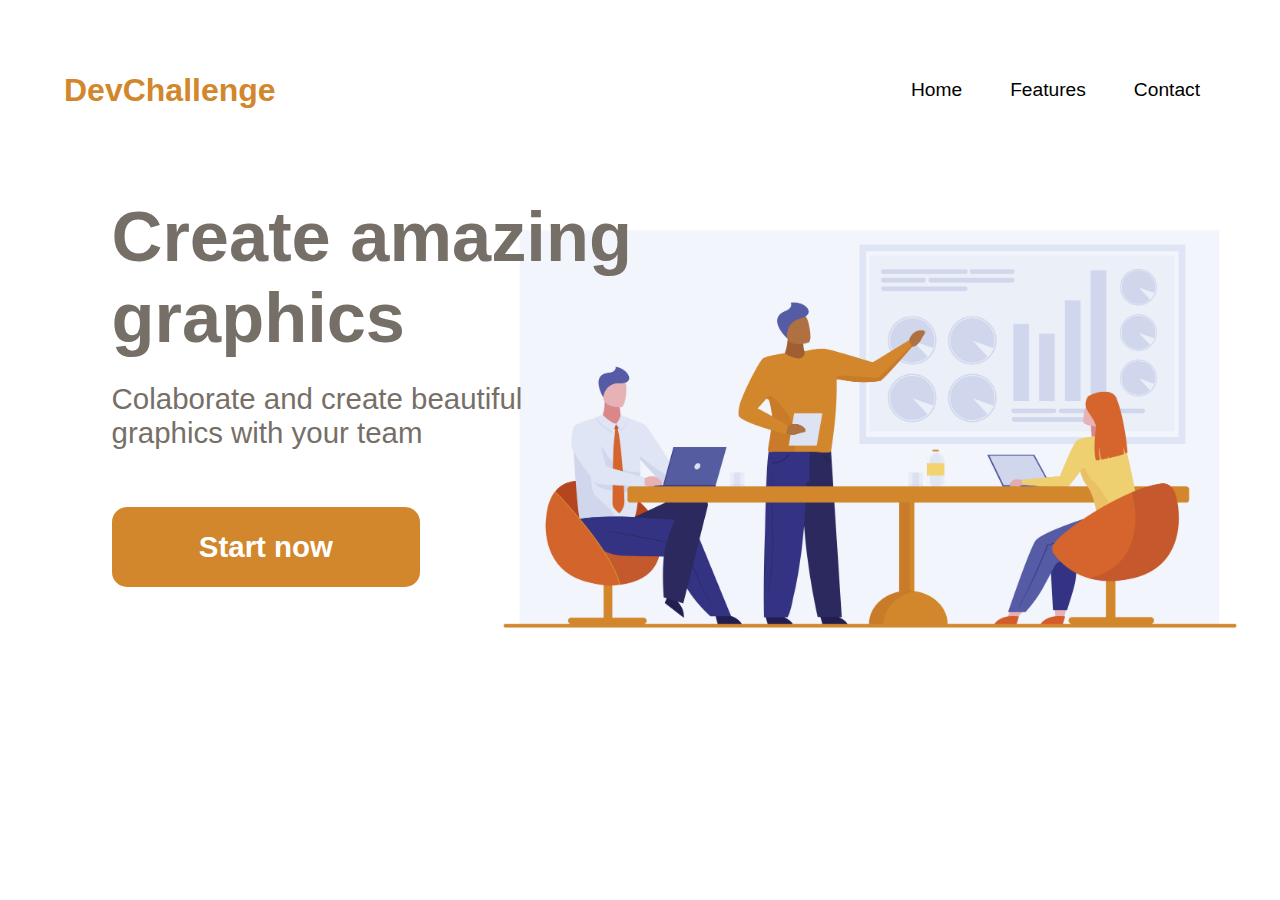
<file: AmazingGraph/index.html>
<!DOCTYPE html>
<html lang="pt-br">
<head>
    <meta charset="UTF-8">
    <meta http-equiv="X-UA-Compatible" content="IE=edge">
    <meta name="viewport" content="width=device-width, initial-scale=1.0">
    <title>Amazing Graph</title>
    <link rel="stylesheet" href="styles.css">
</head>
<body>
    <header class="header">
        <a href="#" class="logo">DevChallenge</a>
        <nav id="nav">
            <button id="menu-btn">
                <span class="span-1"></span>
                <span class="span-2"></span>
                <span class="span-3"></span>
            </button>
            <ul id="menu">
                <li><a href="#">Home</a></li>
                <li><a href="#">Features</a></li>
                <li><a href="#">Contact</a></li>
            </ul>
        </nav>
    </header>

    <section class="content">

        <div class="content-home">

            <div class="content-text">
                <img class="content-img" src="assets/team.jpg" alt="amazing graph">
                <h1>Create amazing<br>graphics</h1>
                <p class="p">Colaborate and create beautiful <br>graphics with your team</p>
                <button class="home-btn p">Start now</button>
            </div>
        </div>

    </section>

    <script src="script.js"></script>
</body>
</html>
</file>
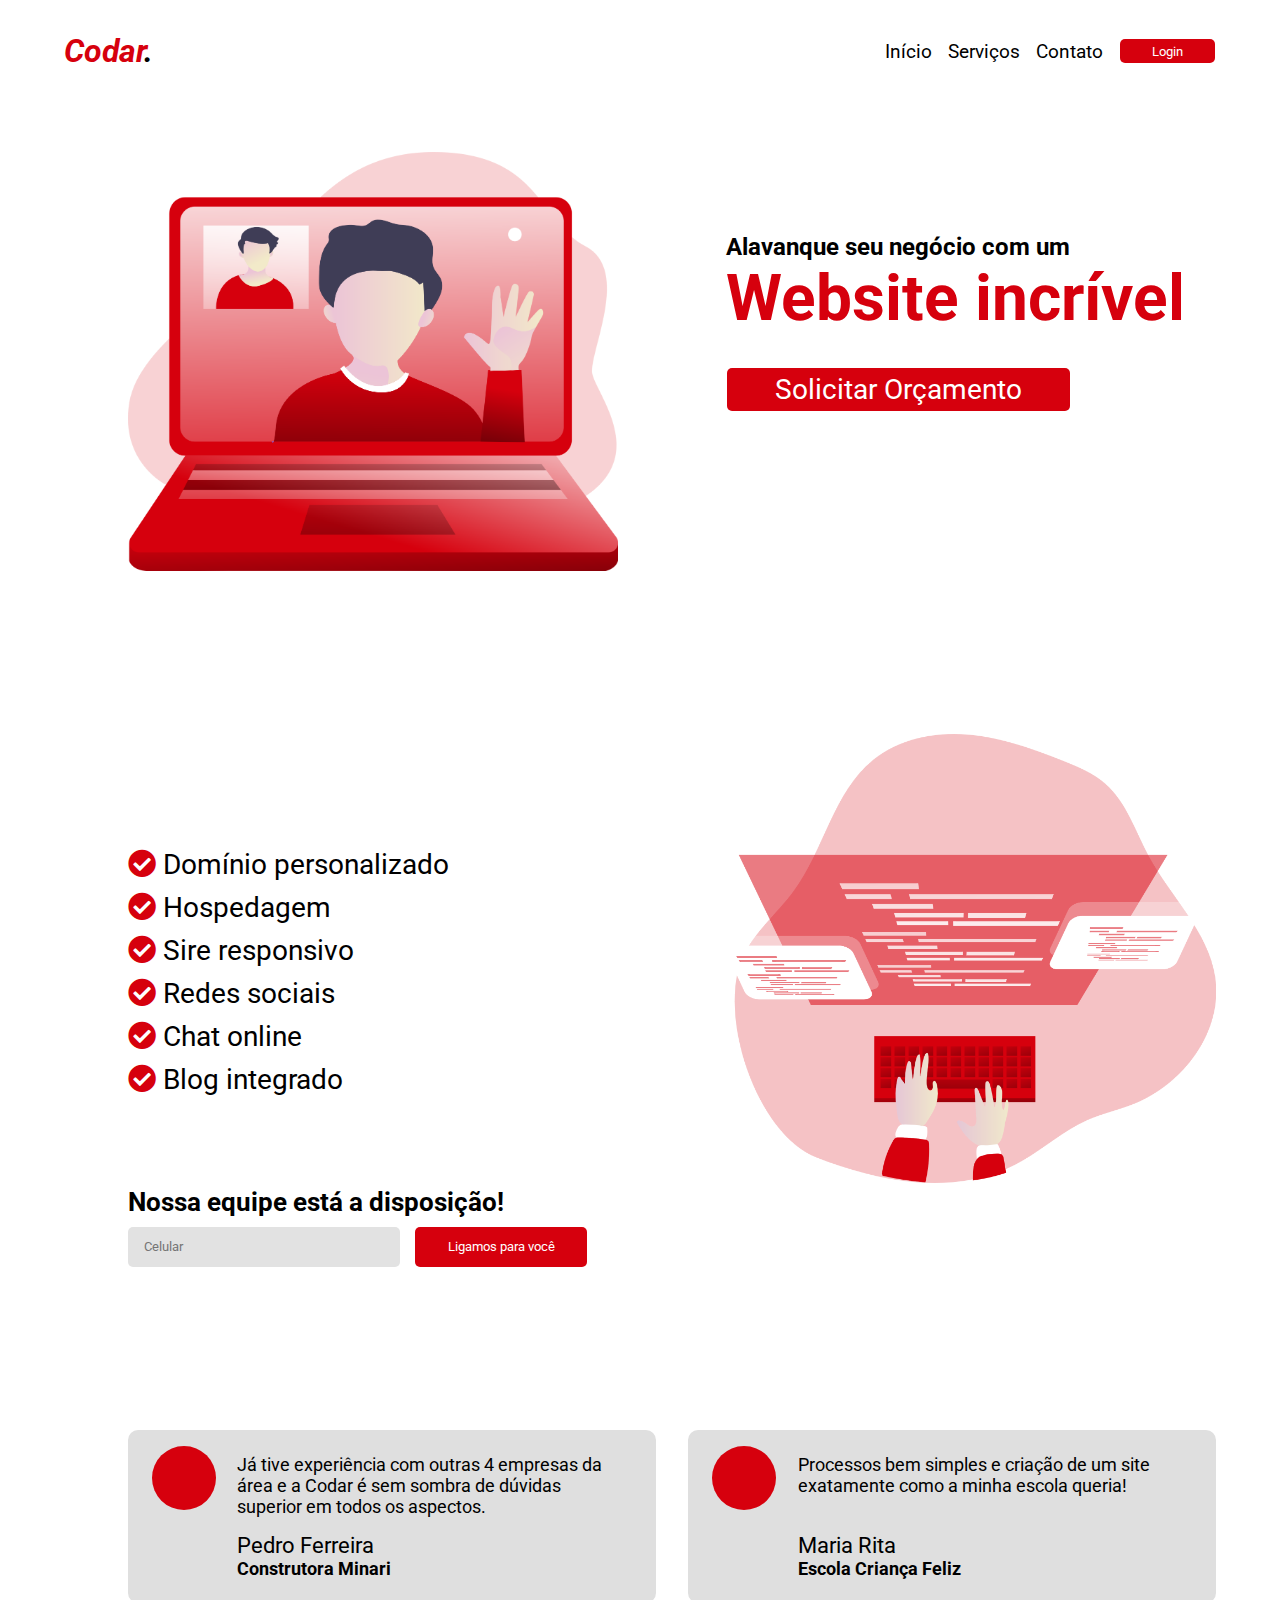
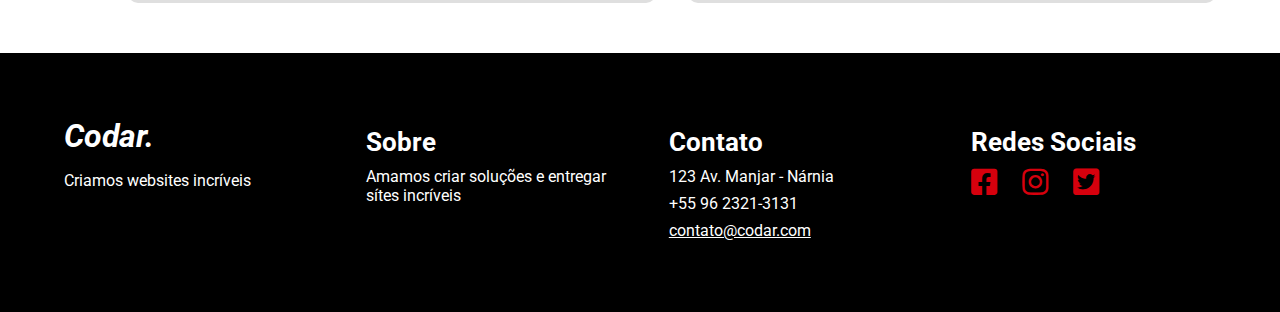
<file: codar/index.html>
<!DOCTYPE html>
<html lang="pt-br">
<head>
    <meta charset="UTF-8">
    <meta http-equiv="X-UA-Compatible" content="IE=edge">
    <meta name="viewport" content="width=device-width, initial-scale=1.0">
    <link rel="stylesheet" href="style.css">
    <title>Codar</title>

    <!--=========  Font Roboto (google fonts) ===========-->
    <link rel="preconnect" href="https://fonts.googleapis.com">
    <link rel="preconnect" href="https://fonts.gstatic.com" crossorigin>
    <link href="https://fonts.googleapis.com/css2?family=Roboto:ital,wght@0,400;0,500;0,700;1,400;1,700&display=swap" rel="stylesheet">

    <!-- ============ Link for font awesome =============-->
    <link rel="stylesheet" href="https://cdnjs.cloudflare.com/ajax/libs/font-awesome/5.11.2/css/all.css">

</head>
<body>
    <header class="header flex-space-between">
        <a class="logo" href="#">Codar <span>.</span></a>
        <nav class="menu">
            <ul class="flex-center">
                <li>
                    <a href="#">Início</a>
                </li>
                <li>
                    <a href="#">Serviços</a>
                </li>
                <li>
                    <a href="#">Contato</a>
                </li>
                <button class="button btn-login">Login</button>
            </ul>
        </nav>
    </header>

    <main class="home">

        <section class="content">
           
            <div class="box flex-center">
                <img class="img-1" src="assets/video_call.png" alt="Imagem representativa de video chamada">
            </div>

            <div class=" box c1-text ">
                <p>Alavanque seu negócio com um</p>
                <p>Website incrível</p>
                <button class="c1-btn button" >
                    Solicitar Orçamento
                </button>
            </div>

        </section>

        <section class="content">

            <div class="box c2-text">
                <ul>
                    <li>
                        <i class="fas fa-check-circle"></i>
                        Domínio personalizado
                    </li>
                    <li>
                        <i class="fas fa-check-circle"></i>
                        Hospedagem
                    </li>
                    <li>
                        <i class="fas fa-check-circle"></i>
                        Sire responsivo
                    </li>
                    <li>
                        <i class="fas fa-check-circle"></i>
                        Redes sociais
                    </li>
                    <li>
                        <i class="fas fa-check-circle"></i>
                        Chat online
                    </li>
                    <li>
                        <i class="fas fa-check-circle"></i>
                        Blog integrado
                    </li>
                </ul>
            </div>
            
            <div class="box">
                <img class="img-2" src="assets/coding_.png" alt="Imagem ilustrativa">
            </div>

        </section>

        <form class="form-tel">
            <fieldset>
                <legend>Nossa equipe está a disposição!</legend>
                <input  type="text"  placeholder="Celular" title="digite o seu número de celular.">
                <button class="button">Ligamos para você</button>
            </fieldset>
            
        </form>

        <section class="feedback">

            <div class="user">
               <div class="user-photo">
                    <div></div>
               </div>
               <div class="user-text">
                   <p>Já tive experiência com  outras 4 empresas da área e a Codar é sem sombra de dúvidas superior em todos os aspectos.</p>
                   <div class="user-information">
                       <p>Pedro Ferreira</p>
                       <p>Construtora Minari</p>
                   </div>
               </div>

            </div>

            <div class="user">
            <div class="user-photo">
                <div></div>
            </div>
            <div class="user-text">
                <p>Processos bem simples e criação de um site exatamente como a minha escola queria!</p>
                <div class="user-information">
                    <p>Maria Rita</p>
                    <p>Escola Criança Feliz</p>
                </div>
            </div>

            </div>

        </section>
    
    </main>

    <footer class="footer">

        <section>
            <p class="footer-logo">Codar.</p>
            <p>Criamos websites incríveis</p>
        </section>

        <section>
            <h1>Sobre</h1>
            <p>Amamos criar soluções e entregar sítes incríveis</p>
        </section>

        <section>
            <h1>Contato</h1>
            <ul>
                <li>123 Av. Manjar - Nárnia</li>
                <li>+55 96 2321-3131</li>
                <li>
                    <a href="#" style="text-decoration: underline;"> contato@codar.com
                    </a>
                </li>
            </ul>
        </section>

        <section>
            <h1>Redes Sociais</h1>
            <ul class="social">
                <li>
                    <a href="#">
                        <i class="fab fa-facebook-square"></i>
                    </a>
                </li>
                <li>
                    <a href="#">
                        <i class="fab fa-instagram"></i>
                    </a>
                </li>
                <li>
                    <a href="#">
                        <i class="fab fa-twitter-square"></i>
                    </a>
                </li>
            </ul>
        </section>

    </footer>
</body>
</html>
</file>
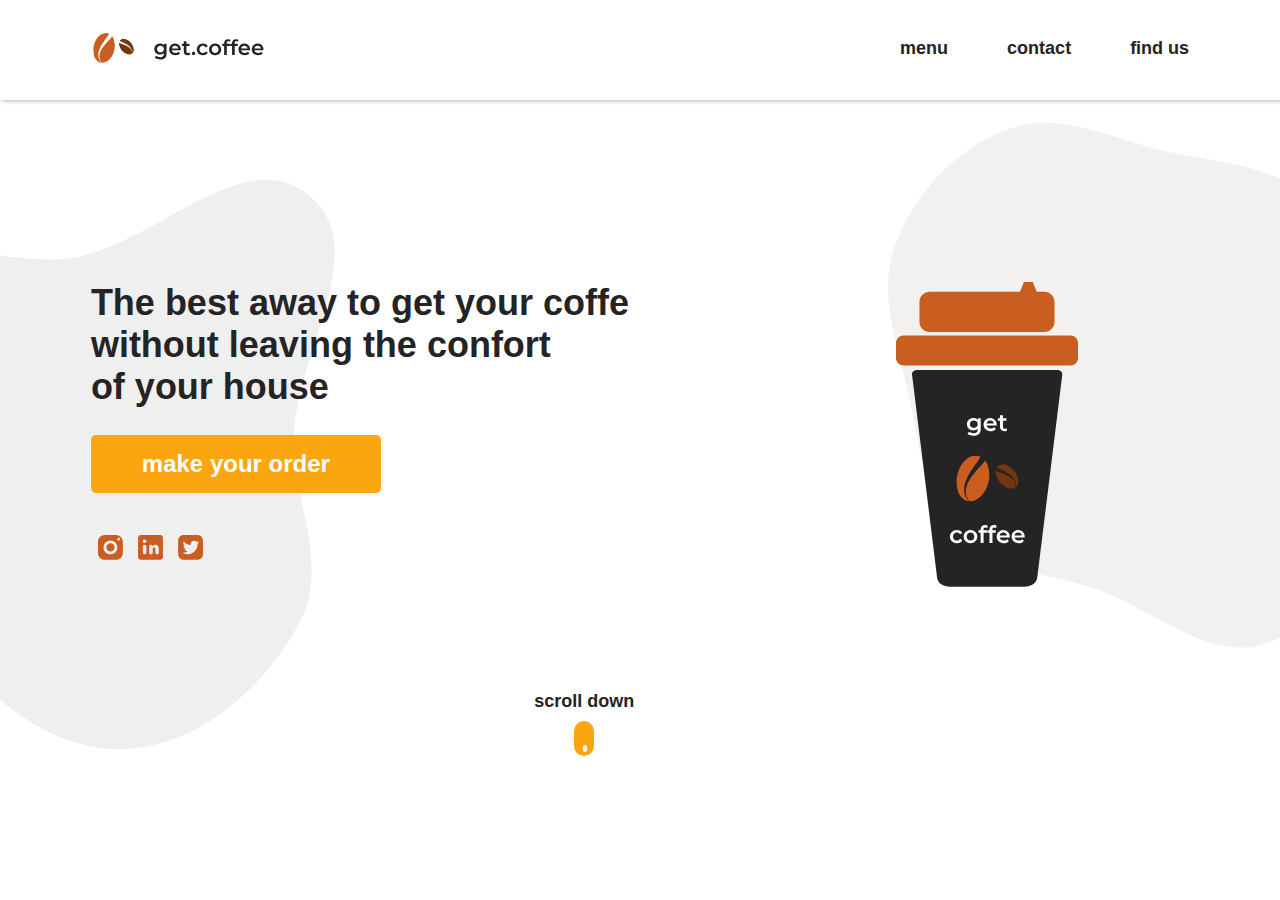
<file: getCoffe/index.html>
<!DOCTYPE html>
<html lang="pt-br">
<head>
    <meta charset="UTF-8">
    <meta http-equiv="X-UA-Compatible" content="IE=edge">
    <meta name="viewport" content="width=device-width, initial-scale=1.0">

    <!--Fonte Nunito / Google Fonts-->
    <link rel="preconnect" href="https://fonts.googleapis.com">
    <link rel="preconnect" href="https://fonts.gstatic.com" crossorigin>
    <link href="https://fonts.googleapis.com/css2?family=Nunito:wght@400;600;700&family=Spartan:wght@400;500;700&display=swap" rel="stylesheet">

    <link rel="stylesheet" href="style.css">
    <title>Get Coffe</title>
</head>
<body>
    <header>
        <a href="#">
            <img src="assets/logo.svg" alt="Logo">
        </a>
        <ul>
            <li>
                <a href="#">menu</a>
            </li>
            <li>
                <a href="#">contact</a>
            </li>
            <li>
                <a href="#">find us</a>
            </li>
        </ul>
    </header>

    <main>
        <section>
            <div class="container">
                <p>The best away to get your coffe <br> without leaving the confort <br> of your house</p>
                <button>
                    make your order
                </button>
                <div class="social-icons">
                    <svg width="24" height="24" viewBox="0 0 24 24" fill="none" xmlns="http://www.w3.org/2000/svg">
                        <path d="M6.62879 0C2.96837 0 0 2.96837 0 6.62879V17.2348C0 20.8953 2.96837 23.8636 6.62879 23.8636H17.2348C20.8953 23.8636 23.8636 20.8953 23.8636 17.2348V6.62879C23.8636 2.96837 20.8953 0 17.2348 0H6.62879ZM19.8864 2.65152C20.6182 2.65152 21.2121 3.24545 21.2121 3.97727C21.2121 4.70909 20.6182 5.30303 19.8864 5.30303C19.1545 5.30303 18.5606 4.70909 18.5606 3.97727C18.5606 3.24545 19.1545 2.65152 19.8864 2.65152ZM11.9318 5.30303C15.5922 5.30303 18.5606 8.2714 18.5606 11.9318C18.5606 15.5922 15.5922 18.5606 11.9318 18.5606C8.2714 18.5606 5.30303 15.5922 5.30303 11.9318C5.30303 8.2714 8.2714 5.30303 11.9318 5.30303ZM11.9318 7.95455C10.877 7.95455 9.86534 8.37358 9.11946 9.11946C8.37358 9.86534 7.95455 10.877 7.95455 11.9318C7.95455 12.9867 8.37358 13.9983 9.11946 14.7442C9.86534 15.4901 10.877 15.9091 11.9318 15.9091C12.9867 15.9091 13.9983 15.4901 14.7442 14.7442C15.4901 13.9983 15.9091 12.9867 15.9091 11.9318C15.9091 10.877 15.4901 9.86534 14.7442 9.11946C13.9983 8.37358 12.9867 7.95455 11.9318 7.95455Z" fill="#C95E20"/>
                    </svg>
            
                    <svg width="24" height="24" viewBox="0 0 24 24" fill="none" xmlns="http://www.w3.org/2000/svg">
                        <path d="M21.2802 0H2.71963C1.25467 0 0.0681152 1.18655 0.0681152 2.65152V21.2121C0.0681152 22.6771 1.25467 23.8636 2.71963 23.8636H21.2802C22.7452 23.8636 23.9318 22.6771 23.9318 21.2121V2.65152C23.9318 1.18655 22.7452 0 21.2802 0ZM6.34955 18.5606C5.4255 18.5606 4.67645 17.8116 4.67645 16.8875V10.9521C4.67777 10.0294 5.42683 9.2803 6.34955 9.2803C7.27361 9.2803 8.02266 10.0294 8.02266 10.9534V16.8888C8.02266 17.8116 7.27361 18.5606 6.34955 18.5606ZM6.29122 7.57936C5.26906 7.57936 4.5863 6.89792 4.5863 5.98845C4.5863 5.07898 5.26774 4.39754 6.40391 4.39754C7.42607 4.39754 8.10883 5.07898 8.10883 5.98845C8.10883 6.89792 7.42739 7.57936 6.29122 7.57936ZM18.3357 18.5606C17.4422 18.5606 16.717 17.8354 16.717 16.9419V13.4883C16.717 12.0856 15.8539 11.9318 15.5304 11.9318C15.2069 11.9318 14.1278 11.9782 14.1278 13.4883V16.9419C14.1278 17.8354 13.4026 18.5606 12.509 18.5606H12.4016C11.5081 18.5606 10.7829 17.8354 10.7829 16.9419V10.9534C10.7829 10.0294 11.5319 9.2803 12.456 9.2803C13.38 9.2803 14.1291 10.0294 14.1291 10.9534C14.1291 10.9534 14.503 9.2803 17.0431 9.2803C18.6592 9.2803 19.9545 10.5756 19.9545 13.4883V16.9419C19.9545 17.8354 19.2293 18.5606 18.3357 18.5606Z" fill="#C95E20"/>
                    </svg>
            
                    <svg width="24" height="24" viewBox="0 0 24 24" fill="none" xmlns="http://www.w3.org/2000/svg">
                        <path d="M18.6971 0H5.4395C2.51091 0 0.136475 2.37443 0.136475 5.30303V18.5606C0.136475 21.4892 2.51091 23.8636 5.4395 23.8636H18.6971C21.6257 23.8636 24.0001 21.4892 24.0001 18.5606V5.30303C24.0001 2.37443 21.6257 0 18.6971 0ZM18.7634 8.63598C18.7634 8.75 18.7634 8.86269 18.7634 9.09072C18.7634 13.4087 15.4675 18.4095 9.44462 18.4095C7.627 18.4095 5.92208 17.8407 4.44519 16.9326C4.67189 16.9326 5.01394 16.9326 5.24064 16.9326C6.71753 16.9326 8.19575 16.3638 9.33193 15.5684C7.85503 15.5684 6.71886 14.5462 6.26413 13.296C6.49083 13.296 6.71886 13.41 6.83288 13.41C7.17359 13.41 7.40163 13.41 7.74235 13.296C6.26545 12.9553 5.12928 11.7051 5.12928 10.1142C5.58401 10.3409 6.03875 10.4549 6.60617 10.5689C5.6967 9.77348 5.12928 8.86402 5.12928 7.72784C5.12928 7.15909 5.24329 6.59167 5.58401 6.13693C7.17492 8.06856 9.56129 9.43276 12.2884 9.54545C12.2884 9.31875 12.1744 9.09072 12.1744 8.75C12.1744 6.93239 13.6512 5.45417 15.4702 5.45417C16.3797 5.45417 17.2878 5.79489 17.8565 6.47633C18.652 6.36231 19.3334 6.02159 19.9022 5.68087C19.6755 6.47633 19.1067 7.04508 18.4253 7.49848C19.1067 7.38447 19.6755 7.27178 20.3569 6.92973C19.8995 7.61383 19.3321 8.18125 18.7634 8.63598Z" fill="#C95E20"/>
                    </svg>
            
                </div>
            </div>
            <div class="copo">
                <svg width="182" height="305" viewBox="0 0 182 305" fill="none" xmlns="http://www.w3.org/2000/svg">
                    <path fill-rule="evenodd" clip-rule="evenodd" d="M141.177 296.082L166.294 92.5229C166.37 91.8884 166.294 91.311 166.071 90.7998C165.85 90.3066 165.452 89.8164 164.875 89.3382C164.316 88.8781 163.712 88.5383 163.069 88.3158C162.44 88.1173 161.694 88 160.84 88H21.4845C20.6297 88 19.8837 88.1173 19.2524 88.3158C18.6121 88.5383 18.002 88.8781 17.4522 89.3382C16.8723 89.8164 16.4767 90.3096 16.2531 90.7998C16.0296 91.299 15.9511 91.8884 16.0296 92.5229L41.1473 296.082C41.4523 298.575 42.9927 300.77 45.2731 302.337C47.5535 303.907 50.5981 304.848 53.9417 304.848H128.376C131.723 304.848 134.767 303.907 137.039 302.337C139.328 300.767 140.869 298.575 141.177 296.082Z" fill="#242424"/>
                    <path fill-rule="evenodd" clip-rule="evenodd" d="M7.53891 53.5895H174.47C178.611 53.5895 182 56.9697 182 61.0926V76.1109C182 80.2309 178.611 83.608 174.47 83.608H7.53891C3.3919 83.608 0 80.2309 0 76.1109V61.0926C0 56.9667 3.3919 53.5895 7.53891 53.5895Z" fill="#C95E20"/>
                    <path fill-rule="evenodd" clip-rule="evenodd" d="M148.449 9.79768H140.69L136.8 0H127.965L123.96 9.79768H33.5535C28.0021 9.79768 23.4624 14.3206 23.4624 19.845V39.9455C23.4624 45.4669 27.999 49.9928 33.5535 49.9928H148.449C154.004 49.9928 158.535 45.4699 158.535 39.9455V19.845C158.535 14.3206 154.004 9.79768 148.449 9.79768Z" fill="#C95E20"/>
                    <g clip-path="url(#clip0)">
                    <path fill-rule="evenodd" clip-rule="evenodd" d="M69.2763 218.249C70.407 218.803 71.5859 219.136 72.7727 219.29C71.9522 218.351 71.1813 217.304 70.4138 216.078C68.8032 213.182 68.227 210.84 68.1033 207.758C68.1322 201.877 70.0443 197.46 72.635 192.672C75.1035 188.338 77.7964 184.599 80.7583 180.646C81.6406 179.286 82.7038 177.942 83.6145 176.572C83.8604 176.202 84.039 175.776 84.2482 175.389C84.363 175.085 84.3226 175.176 84.4299 175.514C84.6032 175.576 84.3809 175.15 84 174.482C76.0592 171.124 66.4749 177.688 62.3524 189.43C58.135 201.454 61.2351 214.349 69.2763 218.249ZM73.4264 219.347C72.5757 218.285 71.8487 217.122 71.1737 215.732C69.9186 212.942 69.5825 210.784 69.7661 207.976C70.4707 202.605 72.7488 198.746 75.6605 194.589C78.6791 190.922 81.4942 187.036 84.9429 183.755C86.1323 182.379 87.3323 180.996 88.4259 179.538C88.5141 179.393 88.8193 178.902 89.0766 178.448C93.5992 184.189 94.7794 194.137 91.481 203.541C87.9602 213.557 80.4767 219.798 73.4264 219.347Z" fill="#C95E20"/>
                    </g>
                    <g clip-path="url(#clip1)">
                    <path fill-rule="evenodd" clip-rule="evenodd" d="M121.117 203.76C120.732 204.378 120.257 204.894 119.724 205.319C119.844 204.588 119.908 203.814 119.916 202.948C119.839 200.96 119.422 199.563 118.564 197.907C116.798 194.825 114.551 193.056 111.863 191.29C109.369 189.726 106.944 188.54 104.324 187.32C103.489 186.86 102.571 186.462 101.719 186.005C101.489 185.882 101.275 185.71 101.058 185.567C100.911 185.44 100.958 185.476 101.007 185.685C100.941 185.768 100.922 185.48 100.908 185.018C103.776 180.956 110.4 181.633 115.906 186.611C121.542 191.71 123.873 199.384 121.117 203.76ZM119.423 205.538C119.521 204.734 119.528 203.912 119.443 202.986C119.224 201.157 118.745 199.925 117.819 198.503C115.876 195.884 113.617 194.515 110.96 193.173C108.397 192.119 105.869 190.891 103.211 190.165C102.222 189.785 101.226 189.406 100.259 188.956C100.172 188.905 99.8778 188.736 99.6171 188.571C99.124 192.897 101.512 198.466 105.92 202.454C110.619 206.7 116.123 207.814 119.423 205.538Z" fill="#733612"/>
                    </g>
                    <path d="M84.688 136.184V147.056C84.688 151.568 82.384 153.824 77.776 153.824C76.544 153.824 75.376 153.664 74.272 153.344C73.168 153.04 72.256 152.592 71.536 152L72.88 149.744C73.44 150.208 74.144 150.576 74.992 150.848C75.856 151.136 76.728 151.28 77.608 151.28C79.016 151.28 80.048 150.96 80.704 150.32C81.36 149.68 81.688 148.704 81.688 147.392V146.72C81.176 147.28 80.552 147.704 79.816 147.992C79.08 148.28 78.272 148.424 77.392 148.424C76.176 148.424 75.072 148.168 74.08 147.656C73.104 147.128 72.328 146.392 71.752 145.448C71.192 144.504 70.912 143.424 70.912 142.208C70.912 140.992 71.192 139.92 71.752 138.992C72.328 138.048 73.104 137.32 74.08 136.808C75.072 136.296 76.176 136.04 77.392 136.04C78.32 136.04 79.16 136.192 79.912 136.496C80.68 136.8 81.32 137.264 81.832 137.888V136.184H84.688ZM77.848 145.88C78.984 145.88 79.912 145.544 80.632 144.872C81.368 144.184 81.736 143.296 81.736 142.208C81.736 141.136 81.368 140.264 80.632 139.592C79.912 138.92 78.984 138.584 77.848 138.584C76.696 138.584 75.752 138.92 75.016 139.592C74.296 140.264 73.936 141.136 73.936 142.208C73.936 143.296 74.296 144.184 75.016 144.872C75.752 145.544 76.696 145.88 77.848 145.88ZM100.68 142.664C100.68 142.872 100.664 143.168 100.632 143.552H90.5761C90.7521 144.496 91.2081 145.248 91.9441 145.808C92.6961 146.352 93.6241 146.624 94.7281 146.624C96.1361 146.624 97.2961 146.16 98.2081 145.232L99.8161 147.08C99.2401 147.768 98.5121 148.288 97.6321 148.64C96.7521 148.992 95.7601 149.168 94.6561 149.168C93.2481 149.168 92.0081 148.888 90.9361 148.328C89.8641 147.768 89.0321 146.992 88.4401 146C87.8641 144.992 87.5761 143.856 87.5761 142.592C87.5761 141.344 87.8561 140.224 88.4161 139.232C88.9921 138.224 89.7841 137.44 90.7921 136.88C91.8001 136.32 92.9361 136.04 94.2001 136.04C95.4481 136.04 96.5601 136.32 97.5361 136.88C98.5281 137.424 99.2961 138.2 99.8401 139.208C100.4 140.2 100.68 141.352 100.68 142.664ZM94.2001 138.44C93.2401 138.44 92.4241 138.728 91.7521 139.304C91.0961 139.864 90.6961 140.616 90.5521 141.56H97.8241C97.6961 140.632 97.3041 139.88 96.6481 139.304C95.9921 138.728 95.1761 138.44 94.2001 138.44ZM111.266 148.304C110.914 148.592 110.482 148.808 109.97 148.952C109.474 149.096 108.946 149.168 108.386 149.168C106.978 149.168 105.89 148.8 105.122 148.064C104.354 147.328 103.97 146.256 103.97 144.848V138.68H101.858V136.28H103.97V133.352H106.97V136.28H110.402V138.68H106.97V144.776C106.97 145.4 107.122 145.88 107.426 146.216C107.73 146.536 108.17 146.696 108.746 146.696C109.418 146.696 109.978 146.52 110.426 146.168L111.266 148.304Z" fill="white"/>
                    <path d="M60.848 261.168C59.52 261.168 58.328 260.888 57.272 260.328C56.216 259.768 55.392 258.992 54.8 258C54.208 256.992 53.912 255.856 53.912 254.592C53.912 253.328 54.208 252.2 54.8 251.208C55.392 250.216 56.208 249.44 57.248 248.88C58.304 248.32 59.504 248.04 60.848 248.04C62.112 248.04 63.216 248.296 64.16 248.808C65.12 249.32 65.84 250.056 66.32 251.016L64.016 252.36C63.648 251.768 63.184 251.328 62.624 251.04C62.08 250.736 61.48 250.584 60.824 250.584C59.704 250.584 58.776 250.952 58.04 251.688C57.304 252.408 56.936 253.376 56.936 254.592C56.936 255.808 57.296 256.784 58.016 257.52C58.752 258.24 59.688 258.6 60.824 258.6C61.48 258.6 62.08 258.456 62.624 258.168C63.184 257.864 63.648 257.416 64.016 256.824L66.32 258.168C65.824 259.128 65.096 259.872 64.136 260.4C63.192 260.912 62.096 261.168 60.848 261.168ZM74.4858 261.168C73.1898 261.168 72.0218 260.888 70.9818 260.328C69.9418 259.768 69.1258 258.992 68.5338 258C67.9578 256.992 67.6698 255.856 67.6698 254.592C67.6698 253.328 67.9578 252.2 68.5338 251.208C69.1258 250.216 69.9418 249.44 70.9818 248.88C72.0218 248.32 73.1898 248.04 74.4858 248.04C75.7978 248.04 76.9738 248.32 78.0138 248.88C79.0538 249.44 79.8618 250.216 80.4378 251.208C81.0298 252.2 81.3258 253.328 81.3258 254.592C81.3258 255.856 81.0298 256.992 80.4378 258C79.8618 258.992 79.0538 259.768 78.0138 260.328C76.9738 260.888 75.7978 261.168 74.4858 261.168ZM74.4858 258.6C75.5898 258.6 76.5018 258.232 77.2218 257.496C77.9418 256.76 78.3018 255.792 78.3018 254.592C78.3018 253.392 77.9418 252.424 77.2218 251.688C76.5018 250.952 75.5898 250.584 74.4858 250.584C73.3818 250.584 72.4698 250.952 71.7498 251.688C71.0458 252.424 70.6938 253.392 70.6938 254.592C70.6938 255.792 71.0458 256.76 71.7498 257.496C72.4698 258.232 73.3818 258.6 74.4858 258.6ZM89.4026 245.448C88.1386 245.448 87.5066 246.136 87.5066 247.512V248.28H91.0346V250.68H87.6026V261H84.6026V250.68H82.4906V248.28H84.6026V247.464C84.6026 246.088 85.0026 245.008 85.8026 244.224C86.6026 243.424 87.7306 243.024 89.1866 243.024C90.3386 243.024 91.2426 243.256 91.8986 243.72L91.0586 245.976C90.5466 245.624 89.9946 245.448 89.4026 245.448ZM98.2619 245.448C96.9979 245.448 96.3659 246.136 96.3659 247.512V248.28H99.8939V250.68H96.4619V261H93.4619V250.68H91.3499V248.28H93.4619V247.464C93.4619 246.088 93.8619 245.008 94.6619 244.224C95.4619 243.424 96.5899 243.024 98.0459 243.024C99.1979 243.024 100.102 243.256 100.758 243.72L99.9179 245.976C99.4059 245.624 98.8539 245.448 98.2619 245.448ZM113.774 254.664C113.774 254.872 113.758 255.168 113.726 255.552H103.67C103.846 256.496 104.302 257.248 105.038 257.808C105.79 258.352 106.718 258.624 107.822 258.624C109.23 258.624 110.39 258.16 111.302 257.232L112.91 259.08C112.334 259.768 111.606 260.288 110.726 260.64C109.846 260.992 108.854 261.168 107.75 261.168C106.342 261.168 105.102 260.888 104.03 260.328C102.958 259.768 102.126 258.992 101.534 258C100.958 256.992 100.67 255.856 100.67 254.592C100.67 253.344 100.95 252.224 101.51 251.232C102.086 250.224 102.878 249.44 103.886 248.88C104.894 248.32 106.03 248.04 107.294 248.04C108.542 248.04 109.654 248.32 110.63 248.88C111.622 249.424 112.39 250.2 112.934 251.208C113.494 252.2 113.774 253.352 113.774 254.664ZM107.294 250.44C106.334 250.44 105.518 250.728 104.846 251.304C104.19 251.864 103.79 252.616 103.646 253.56H110.918C110.79 252.632 110.398 251.88 109.742 251.304C109.086 250.728 108.27 250.44 107.294 250.44ZM128.704 254.664C128.704 254.872 128.688 255.168 128.656 255.552H118.6C118.776 256.496 119.232 257.248 119.968 257.808C120.72 258.352 121.648 258.624 122.752 258.624C124.16 258.624 125.32 258.16 126.232 257.232L127.84 259.08C127.264 259.768 126.536 260.288 125.656 260.64C124.776 260.992 123.784 261.168 122.68 261.168C121.272 261.168 120.032 260.888 118.96 260.328C117.888 259.768 117.056 258.992 116.464 258C115.888 256.992 115.6 255.856 115.6 254.592C115.6 253.344 115.88 252.224 116.44 251.232C117.016 250.224 117.808 249.44 118.816 248.88C119.824 248.32 120.96 248.04 122.224 248.04C123.472 248.04 124.584 248.32 125.56 248.88C126.552 249.424 127.32 250.2 127.864 251.208C128.424 252.2 128.704 253.352 128.704 254.664ZM122.224 250.44C121.264 250.44 120.448 250.728 119.776 251.304C119.12 251.864 118.72 252.616 118.576 253.56H125.848C125.72 252.632 125.328 251.88 124.672 251.304C124.016 250.728 123.2 250.44 122.224 250.44Z" fill="white"/>
                    <defs>
                    <clipPath id="clip0">
                    <rect width="34.1551" height="44.8265" fill="white" transform="translate(57 176.554) rotate(-7.66204)"/>
                    </clipPath>
                    <clipPath id="clip1">
                    <rect width="19.3188" height="27.1184" fill="white" transform="matrix(-0.92372 0.383067 0.380616 0.924733 114.678 178.296)"/>
                    </clipPath>
                    </defs>
                    </svg>
            
            </div>
        </section>
        
         <div class="scroll-down">
            scroll down
            <svg width="20" height="35" viewBox="0 0 20 35" fill="none" xmlns="http://www.w3.org/2000/svg">
                <rect width="20" height="35" rx="10" fill="#FCA60F"/>
                <path d="M9 26C9 24.8954 9.89543 24 11 24C12.1046 24 13 24.8954 13 26V29C13 30.1046 12.1046 31 11 31C9.89543 31 9 30.1046 9 29V26Z" fill="white"/>
            </svg>        
        </div>
    </main>
</body>
</html>
</file>
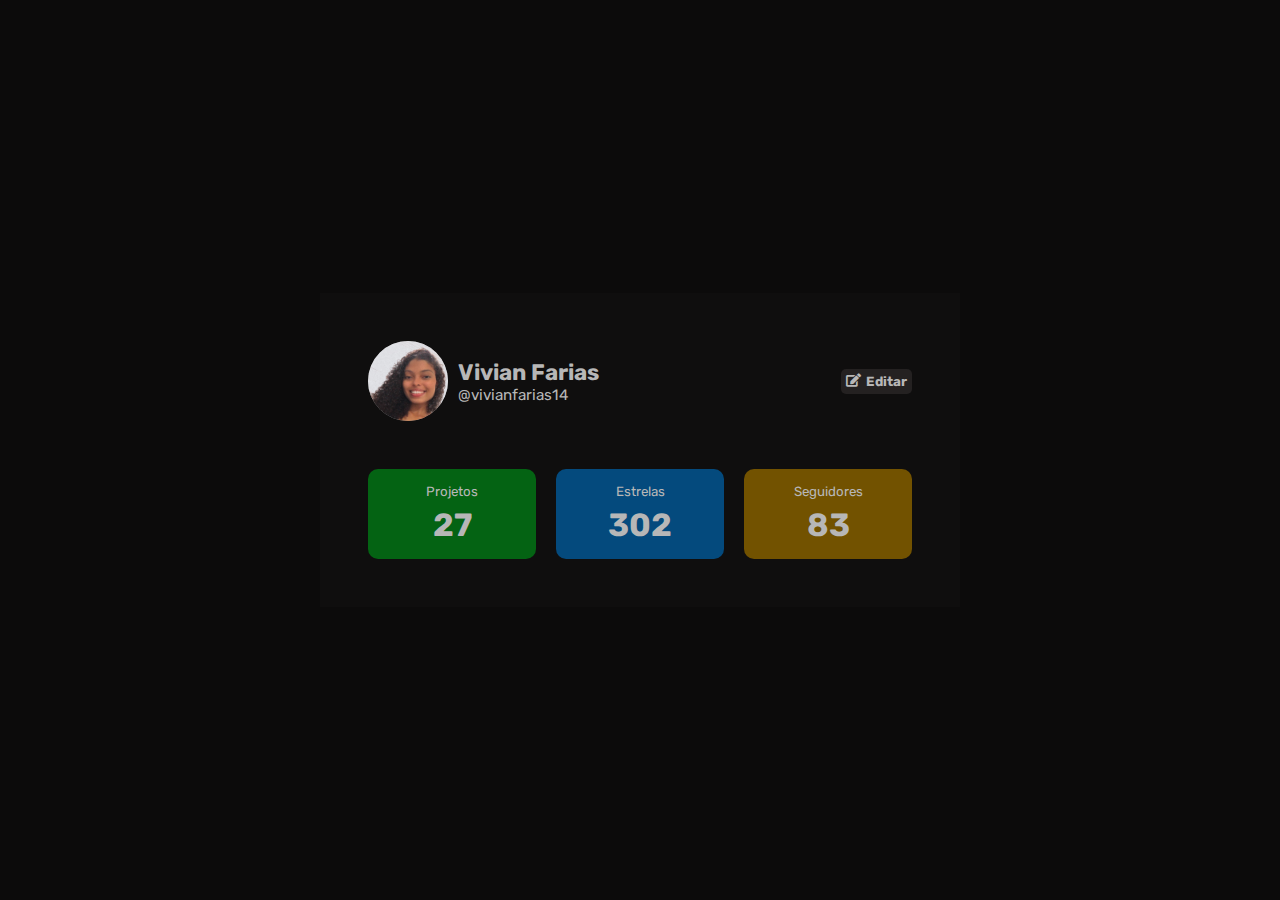
<file: profileComponent/index.html>
<!DOCTYPE html>
<html lang="pt-br">
<head>
    <meta charset="UTF-8">
    <meta http-equiv="X-UA-Compatible" content="IE=edge">
    <meta name="viewport" content="width=device-width, initial-scale=1.0">
    <link rel="stylesheet" href="style.css">
    <link rel="preconnect" href="https://fonts.googleapis.com">
    <link rel="preconnect" href="https://fonts.gstatic.com" crossorigin>
    <link href="https://fonts.googleapis.com/css2?family=Rubik:wght@400;700&display=swap" rel="stylesheet">
    <link rel="stylesheet" href="https://cdnjs.cloudflare.com/ajax/libs/font-awesome/5.11.2/css/all.css">
    <title> Your profile</title>
</head>
<body>
    <main class="content flex-center">

        <section class="profile">

            <div class="profile-superior flex-center">

                <div class="user flex-center">

                    <div class="user-photo">
                        <a href="#"> 
                            <img src="user-vivian.jpg" alt="Foto de perfil.">
                        </a>
                    </div>
                    <div class="user-information">
                        <a class="user-name" href="#">Vivian Farias</a>
                        <a class="user-social" href="#">@vivianfarias14</a>
                    </div>

                </div>

                <button id="btn-edit">
                    <i class="fas fa-edit"></i>
                    Editar
                </button>

            </div>

            <div class="profile-box flex-center">

                <div class="box b-project">
                    <button class="box-btn">
                            <p class="box-name" for="">Projetos</p>
                            <p class="box-counter" for="">27</p>
                    </button>
                </div>

                <div class="box b-star">
                    <button class="box-btn">
                        <p class="box-name" for="">Estrelas</p>
                        <p class="box-counter" for="">302</p>
                    </button>
                </div>

                <div class="box b-follow">
                    <button class="box-btn">
                        <p class="box-name" for="">Seguidores</p>
                        <p class="box-counter" for="">83</p>
                    </button>
                </div>
            
            </div>
           
        </section>
    </main>
</body>
</html>
</file>
<file: AmazingGraph/styles.css>
* {
    margin: 0;
    padding: 0;
    box-sizing: border-box;
    font-family: sans-serif;
}
ul, li, a {
    text-decoration: none;
    list-style: none;
    color: black;
}
a:hover {
    color: rgb(99, 99, 99);
}

/* ================ MENU ====================== */

.header {
    height: 180px;
    display: flex;
    justify-content: space-between;
    align-items: center;
    margin: 0 5%;
}
.logo {
    font-size: 2rem;
    font-weight: bold;
    color: #D2872C;
}
#menu {
    display: flex;
}
#menu a {
    font-size: 1.2rem;
    padding: 1rem;
    margin-left: 1rem;
}
#menu-btn {
    display: none;
}

 /* =================== CONTEÚDO =================*/

.content {
    display: flex;
    justify-content: center;
    margin: 1rem 2%;
}
.content-home {
    width: 100%;
    position: relative;
    background-image: url(assets/team.jpg);
    background-repeat: no-repeat;
    background-size: 62.5% auto;
    background-position: 100% -8%
}

.content-text {
    padding: 0 0 15px 7%;
    color: #766F68;
}
.content-text h1 {
    font-size: clamp(1.5rem, 5.5vw, 4.4rem);
    margin-bottom: 1.5rem;
}
.p {
    font-size: clamp(.9rem, 2.3vw, 1.9rem);
    margin-bottom: 5%;
}
.content-img {
    display: none;
}
.home-btn {
    width: 27%;
    background-color: #D2872C;
    color: white;
    border: none;
    border-radius: 15px;
    padding: 2% 0;
    font-weight: bold;
}
.home-btn:hover {
    background-color: transparent;
    border: 1px solid #D2872C;
    color: #D2872C;
}



@media (max-width: 700px) {

    /* =================== MENU =================*/
    .header {
        height: 120px;
    }
    .logo {
        font-size: 1.7rem;
    }
    #menu-btn {
        display: block;
        border: 0;
        padding: 1rem;
        background-color: transparent;
    }
    .span-1, .span-2, .span-3 {
        display: block;
        background-color: black;
        margin: 0.25rem;
        width: 20px;
        height: 2px;
        transition: 0.6s;
        position: relative;
    }

    #menu {
        position: absolute;
        right: 0;
        top: 100px;
        height: calc(100vh - 120px);
        width: 0;
        background-color: gainsboro;
        flex-direction: column;
        visibility: hidden;
        transition: 0.7s;
        overflow-x: hidden;
        z-index: 10000;
    }
    #menu li{
        padding: 1rem;
        margin: 0.5rem 1rem;
        border-bottom: 1px solid rgb(0, 0, 0, 0.3);
    }
    #menu a {
        margin: 0;
    }
    
     /* ================= MENU ativo ==============*/
    #nav.ativo #menu {
        visibility: visible;
        width: 100%;
        overflow-y: auto;
    }
    #nav.ativo .span-1 {
        transform: rotate(45deg);
        top: 2.5px;
    }
    #nav.ativo .span-2 {
        display: none;
    }
    #nav.ativo .span-3 {
        transform: rotate(-45deg);
        top: -2.5px;
    }

    /*============== CONTEÚDO ===================*/

    .home-btn {
        border-radius: 10px;
    }

}


@media (max-width:600px) {

    .content-home {
        background: none;
    }
    .content-text {
        padding: 0;
        text-align: center;
    }
    .content-text h1 {
        font-size: clamp(1.5rem, 9vw, 4.4rem);
    }
    .p {
        font-size: clamp(0.75rem, 4.2vw, 1.9rem);
    }
    .content-img {
        display: initial;
        width: 100%;
        padding: 0 5% 1.5rem;
    }
    
    .home-btn {
        width: auto;
        padding: 1.2rem 18%;
        border-radius: 18px;
    }
}


@media (max-width: 300px) {
    .logo {
        font-size: 1rem;
    }
    #menu a {
        font-size: 1rem;
    }
}
</file>
<file: codar/style.css>
* {
    margin: 0;
    padding: 0;
    box-sizing: border-box;
    font-family: 'Roboto', sans-serif;
}
ul, a {
    color: black;
    text-decoration: none;
    list-style: none;
}
a:hover {
  color: gray;  
}

/*=========== Gereics ============*/
.flex-center {
    display: flex;
    justify-content: center;
    align-items: center;
}
.flex-space-between {
    display: flex;
    justify-content: space-between;
    align-items: center;
}
.button {
    color: white;
    border-radius: 5px;
    border: none;
    background-color: #D6000D;
    margin: 0 1px;
}
.button:hover {
    color: #D6000D;
    background: transparent;
    border: 1px solid #D6000D;
    margin: 0;
    cursor: pointer;
}
img {
    width: 100%;
}

/*=========== HEADER ============*/
.header{
    padding: 2rem 5%;
}
.logo {
    font-size: 2rem;
    font-weight: bold;
    font-style: italic;
    color: #D6000D;
    position: relative;
}
.logo span {
    color: black;
    position: absolute;
    right: -6px;
}
.menu ul {
    display: flex;
    gap: 1rem;
    font-size: 1.2rem;
}
.btn-login {
    padding: 0.3rem 2rem;
}


/*=========== CONTENT =========*/
.home {
    padding: 50px 5% 50px 10% ;
}
.content {
    display: flex;
    width: 100%;
    gap: 10%;
}
.box{
    flex: 1 0 45%;
}
.home section:nth-child(1) {
    padding-bottom: 15%;
}
.c1-text {
    padding-top: 5rem;
    font-weight: bold;
}
.c1-text p:nth-child(1) {
    font-size: clamp(.5rem, 1.9vw, 1.65rem);
}
.c1-text p:nth-child(2) {
    font-size: clamp(1rem, 5vw, 4.5rem);
    color: #D6000D;
    margin-bottom: 2rem;
}
.c1-btn {
    padding: 0.3rem 3rem;
    font-size: clamp(1rem, 2.2vw, 2rem);
}
.c2-text {
    padding-top: 10%;
}
.c2-text ul li {
    font-size: clamp(1rem, 2.2vw, 2rem);
    padding: 5px 0;
}
.fas {
    color: #D6000D;
}

.form-tel fieldset {
    border: none;
}
.form-tel legend {
    font-size: clamp(1rem, 2vw, 2.5vw);
    font-weight: bold;
    padding-bottom: 10px;
}
.form-tel input {
    border: none;
    width: 25%;
    height: 2.5rem;
    background: #e2e2e2;
    border-radius: 5px;
    padding-left: 1rem;
    margin-right: 10px;
}
.form-tel button {
    padding: 0 3%;
    height: 2.5rem;
}

.feedback {
    padding-top: 15%;
    display: flex;
    gap: 3%;
}
.user {
    display: flex;
    flex: 1;
    border-radius: 10px;
    background-color: rgb(223, 223, 223);
    padding: 1rem 1.5rem;
}
.user-photo {
    flex: 1;
}
.user-photo div {
    width: 4rem;
    height: 4rem;
    border-radius: 50%;
    background-color: #D6000D;
}
.user-text {
    display: flex;
    flex-direction: column;
    justify-content: space-between;
    gap: 1rem;
    flex: 5;
    padding: .5rem .5rem;
    font-size: clamp(.8rem, 1.4vw, 1.2rem);
}
.user-information p:nth-child(1) {
    font-size: clamp(1.1rem, 1.7vw, 1.5rem);
}
.user-information p:nth-child(2) {
    font-weight: bold;
}

/* ============== Footer ========*/
.footer {   
    display: flex;
    gap: 5%;
    padding: 5%;
    background-color: black;
    color: white;
}
.footer section {
    flex: 1;
}
.footer section li, .footer section  a {
    color: white;
    padding-bottom: .5rem;
}
.footer-logo {
    font-size: 2rem;
    font-weight: bold;
    font-style: italic;
    margin-bottom: 1rem;
    color: white
}
.footer h1{
    font-size: clamp(1.2rem, 2vw, 1.8rem);
    padding: 10px 0;
}
.social {
    display: flex;
    gap: 1rem;
}
.social li {
    width: 35px;
}
.social i {
    color: #D6000D;
    font-size: 30px;
}
.social i:hover {
    font-size: 35px; 
    cursor: pointer;
}

/*============ Mobile =================*/
@media(max-width:630px) {

    /* ==============    HEADER ==============*/

    .header {
        flex-direction: column;
        gap: 10px;
    }
    .btn-login {
        display: none;
    }
    .menu {
        width: 100%;
    }
    .menu ul {
        gap: 15%
    }

    /* ============= Content ==============*/
    .content, .feedback, .footer {
        flex-direction: column;
    }
    .box {
        flex: 1 0 100%;
    }
    .c1-text {
        text-align: center;
    }
    .c1-text p:nth-child(1) {
        font-size: clamp(.5rem, 4.5vw, 1.65rem);
    }
    .c1-text p:nth-child(2) {
        font-size: clamp(1rem, 11vw, 4.5rem);
    }
    .c1-btn {
        padding: 2.5% 25%;
        white-space: nowrap;
        border-radius: 10px;
    }
    .home section:nth-child(2) {
        flex-direction: column-reverse;
        padding-left: 10%;

    }
    .c2-text ul li{
        font-size: clamp(1rem, 4vw, 2rem);
    }
    .img-2 {
        width: 60%;
    }


    .form-tel fieldset {
        margin: 5% 0;
        display: flex;
        flex-direction: column;
        align-items: center;
        text-align: center;
        gap: 1rem;
    }
    .form-tel legend {
        font-size: clamp(1rem, 4vw, 1.5rem);
    }
    .form-tel input, .form-tel button{
        width: 62%;
        margin: 0;
    }
    
    .feedback {
        gap: 1rem;
    }

    .footer section {
        margin-bottom: 1rem;
    }
    .footer section:nth-child(1) {
        text-align: center;
    }
}
</file>
<file: getCoffe/style.css>
:root {
    --black: #242424;
    --yellow: #FCA60F;
    --brown: #C95E20;
}
* {
    margin: 0;
    padding: 0;
    box-sizing: border-box;
    font-family: 'Nunite', sans-serif;
    color: var(--black);
}
a, li {
    color: inherit;
    text-decoration: none;
    list-style: none;
}
a:hover {
    color: rgb(160, 160, 160);
}

/* HEADER =============*/
header {
    display: flex;
    justify-content: space-between;
    align-items: center;
    height: 100px;
    padding: 0 7.1%;
    box-shadow: 2px 0  5px rgb(147, 147, 147);
}
header img {
    width: 174px;
}
header ul {
    display: flex;
    gap: 59px;
}
header li a {
    font-size: 1.125rem;
    font-weight: 600;
}
header li a:hover {
    color: var(--brown);
}
header li a::after {
    content: "";
    display: block;
    width: 0;
    height: 3px;
    background: var(--brown); 
    transition: width 0.5s;
} 
header li a:hover::after {
    width: 100%;
}

/* MAIN =============*/
main {
    padding: 14.2% 15.8% 7.1% 7.1%;
    background-image: url(./assets/forma1.svg), url(./assets/forma2.svg);
    background-repeat: no-repeat;
    background-position: left -150px center, right -150px top;
    
}
main section {
    display: flex;
    justify-content: space-between;
    margin-bottom: 100px;

}
.container p {
    font-size: 2.25rem;
    font-weight: 700;
    margin-bottom: 5%;
}
.container button {
    width: 290px;
    height: 58px;
    border-radius: 5px;
    color: white;
    background-color: var(--yellow);
    border: 1.5px solid transparent;
    font-size: 1.5rem;
    font-weight: bold;
    margin-bottom: 32px;
}
.container button:hover {
    cursor: pointer;
    background-color: transparent;
    color: var(--yellow);
    border-color: var(--yellow);
}
.social-icons {
    display: flex;
    align-items: end;
    width: 120px;
    height: 35px;
}
.social-icons svg {
    margin: 0 auto;
    width: 25px;
    height: 25px;
}
.social-icons svg:hover {
    cursor: pointer;
    margin: 0 2.5px;
    width: 35px;
    height: 35px;
}

/* Scroll down =============*/
.scroll-down {
    display: flex;
    flex-direction: column;
    align-items: center;
    gap: 9px;
    font-size: 1.125rem;
    font-weight: 700;
}

@media(max-width:955px) {
    main {
        gap: 10px;
        padding: 14.2% 10% 10% 7.1%;
        background-position: left -220px top, right -280px bottom ;
    }
    .container p {
        font-size: clamp(1rem, 3.3vw, 2rem);
    }
}

@media(max-width:600px) {
    header {
        flex-direction: column;
        justify-content: space-evenly;
    }
    header ul {
        gap: 32px;
    }
    main {
        padding: 10% 5%;
    }
    main section {
        flex-direction: column-reverse;
        text-align: center;
        margin-bottom: 20px;
        gap: 30px;
    }
    .container p {
        font-size: clamp(1rem, 5vw, 2rem);  
    }
    .container button {
        font-size: 1.2rem;
        width: auto;
        padding: 0 10%;
    }
    .social-icons {
        margin: 35px auto;
    }
    .copo svg {
        width: 50%;
        min-width: 125px;
    }
}
</file>
<file: profileComponent/style.css>
*{
    margin: 0;
    padding: 0;
    box-sizing: border-box;
    font-family: 'Rubik', sans-serif;
}
a {
    color: #B7B7B7;
    text-decoration: none;
}
a:hover {
    color: rgb(231, 231, 231)
}
button {
    background-color: transparent;
    color: inherit;
    border: none;
    cursor: pointer;
    display: inherit;
}
/* ========= Elementos padrões ========= */

.flex-center {
    display: flex;
    justify-content: center;
    align-items: center;
}

/* ================ Conteúdo ================*/
.content {
    height: 100vh;
    background-color:#0C0B0B;

}
.profile{
    color: #B7B7B7;
    background-color: #0F0E0E;
    margin: 0 25%;
    width: 100%;
    padding: 3rem;
}
.profile-superior {
    justify-content: space-between; 
    height: 50%;
    margin-bottom: 3rem;
}

.user-photo {
    width: 80px;
    height: 80px;
    background-color: rgb(150, 150, 150);
    border-radius: 50%;
}
.user-photo img{
    width: 100%;
    height: 100%;
    border-radius: 50%; 
}
.user-information {
    display: flex;
    flex-direction: column;
    padding-left: 10px;
}
.user-name {
    font-size: 1.4rem;
    font-weight: bold;
}
.user-social {
    font-size: 0.95rem;
}
#btn-edit {
    display: flex;
    align-items: center;
    padding: 5px;
    border: none;
    border-radius: 5px;
    background: #242121;
    gap: 5px;
    font-weight: bold;
}

#btn-edit img {
    width: 20px;  
}

.profile-box {
   
    gap: 20px;
}
.box {
    width: 100%;
    height: 90px;
    border-radius: 10px;
}
.box:hover {
    box-shadow: 1px 1px 2px rgba(255, 255, 255, 0.8);   
}
.box-counter {
    font-size: 2rem;
    font-weight: bold;
}
.box-btn {
    width: 100%;
    height: 100%;
    padding: 15px 20px;
    display: flex;
    flex-direction: column;
    justify-content: space-between;
}

.b-project {
    background-color: #046313;
}
.b-star {
    background-color: #044A7D;
}
.b-follow {
    background-color: #725200;
}

@media (max-width: 750px) {
    .content {
        padding-top: 2rem;
    }
    .profile {
        margin: 0;
        position: relative;
    }
    .profile-superior {
        flex-direction: column;
        margin-bottom: 2rem;
    }
    .user {
        margin-bottom: .5rem;
    }
    .user-photo {
        position: absolute;
        top: -40px;
    }
    .user-information {
        padding: 0;
        text-align: center;
    }
    .profile-box {
        margin-top: 1rem;
        flex-direction: column;
    }
}
</file>
